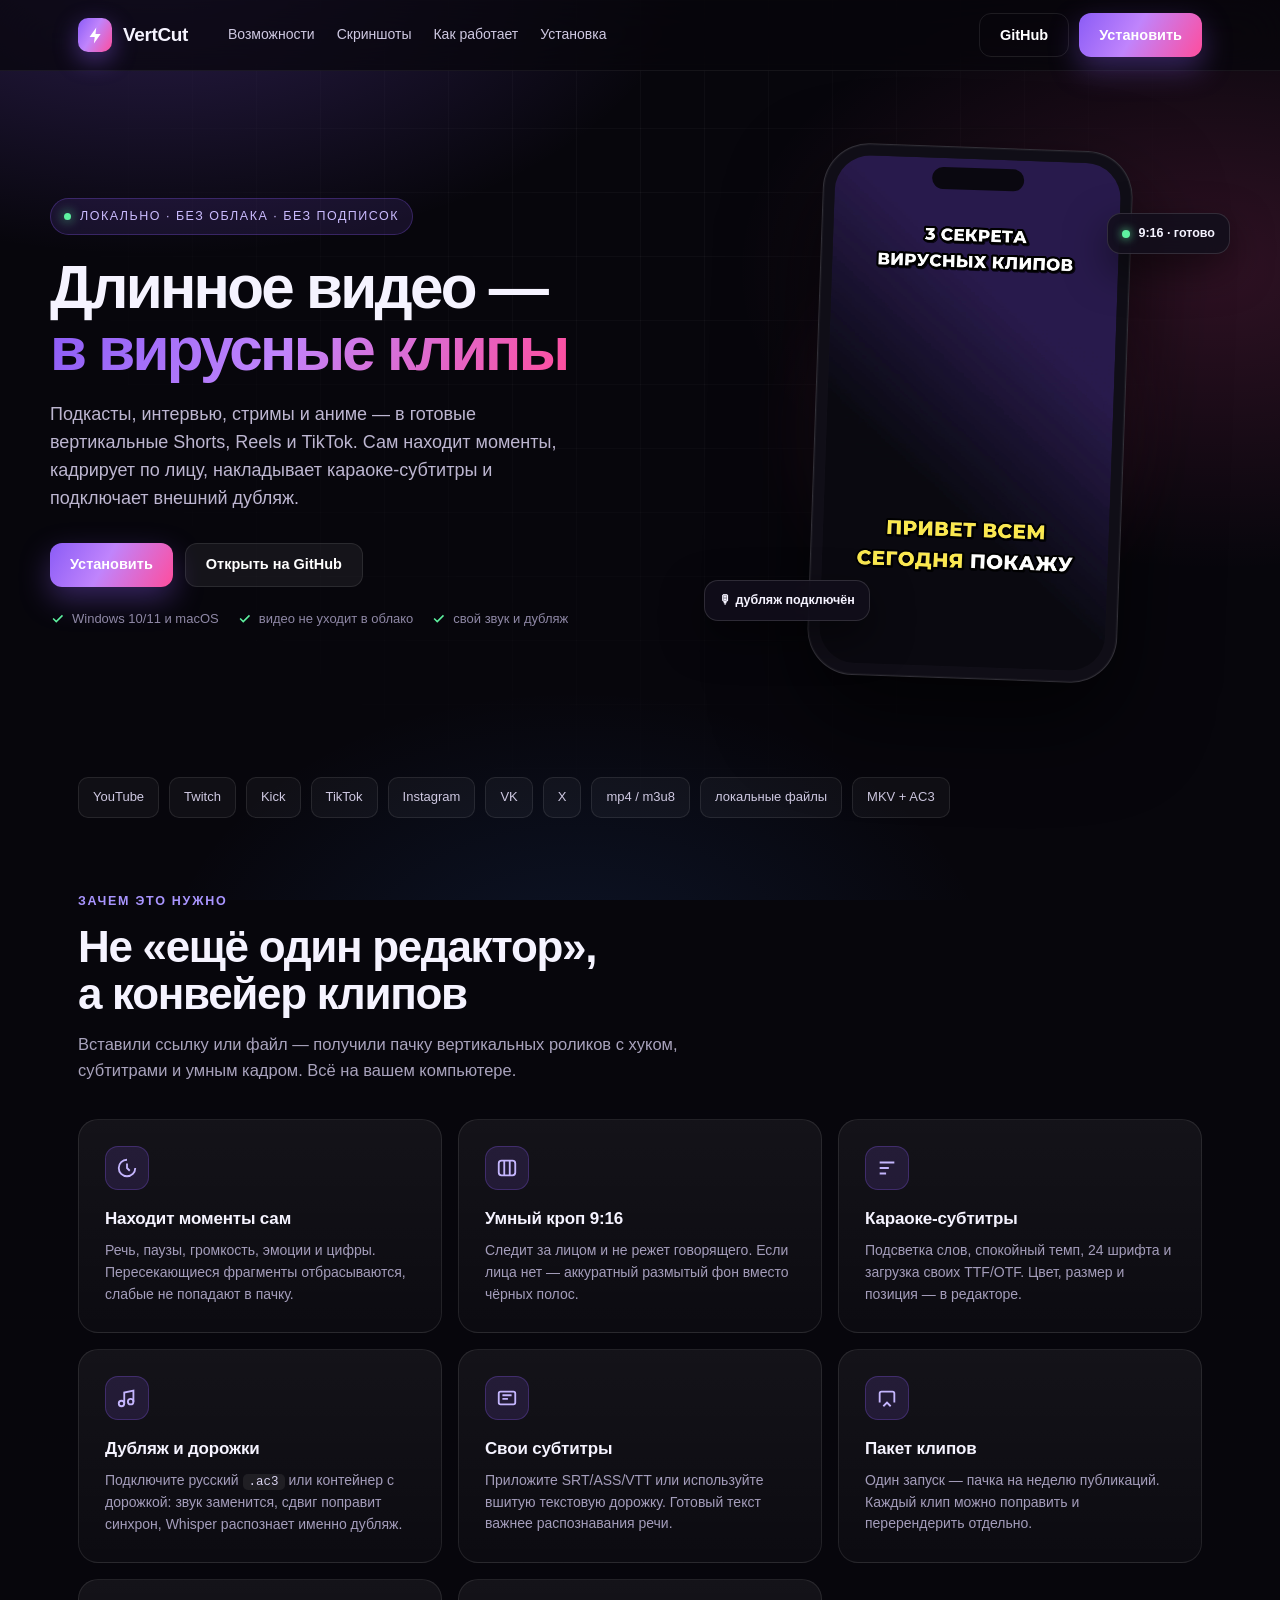
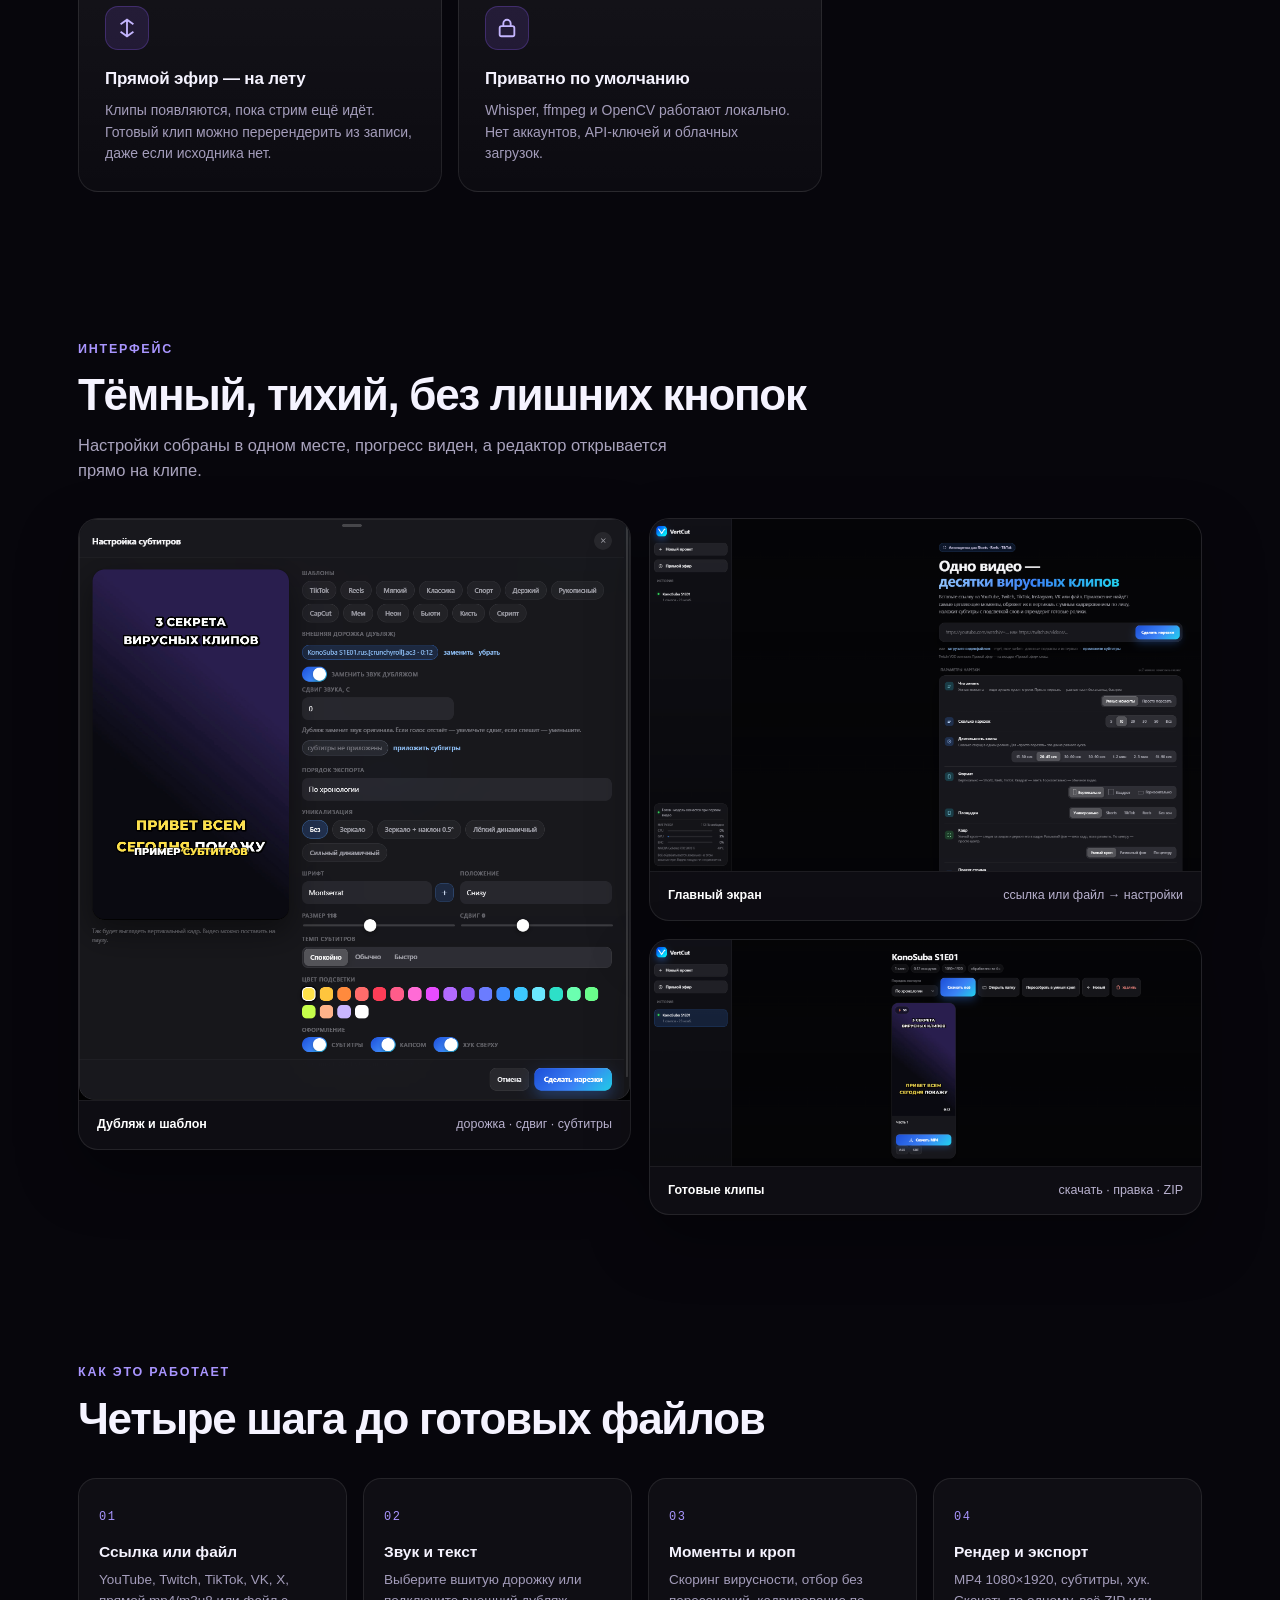
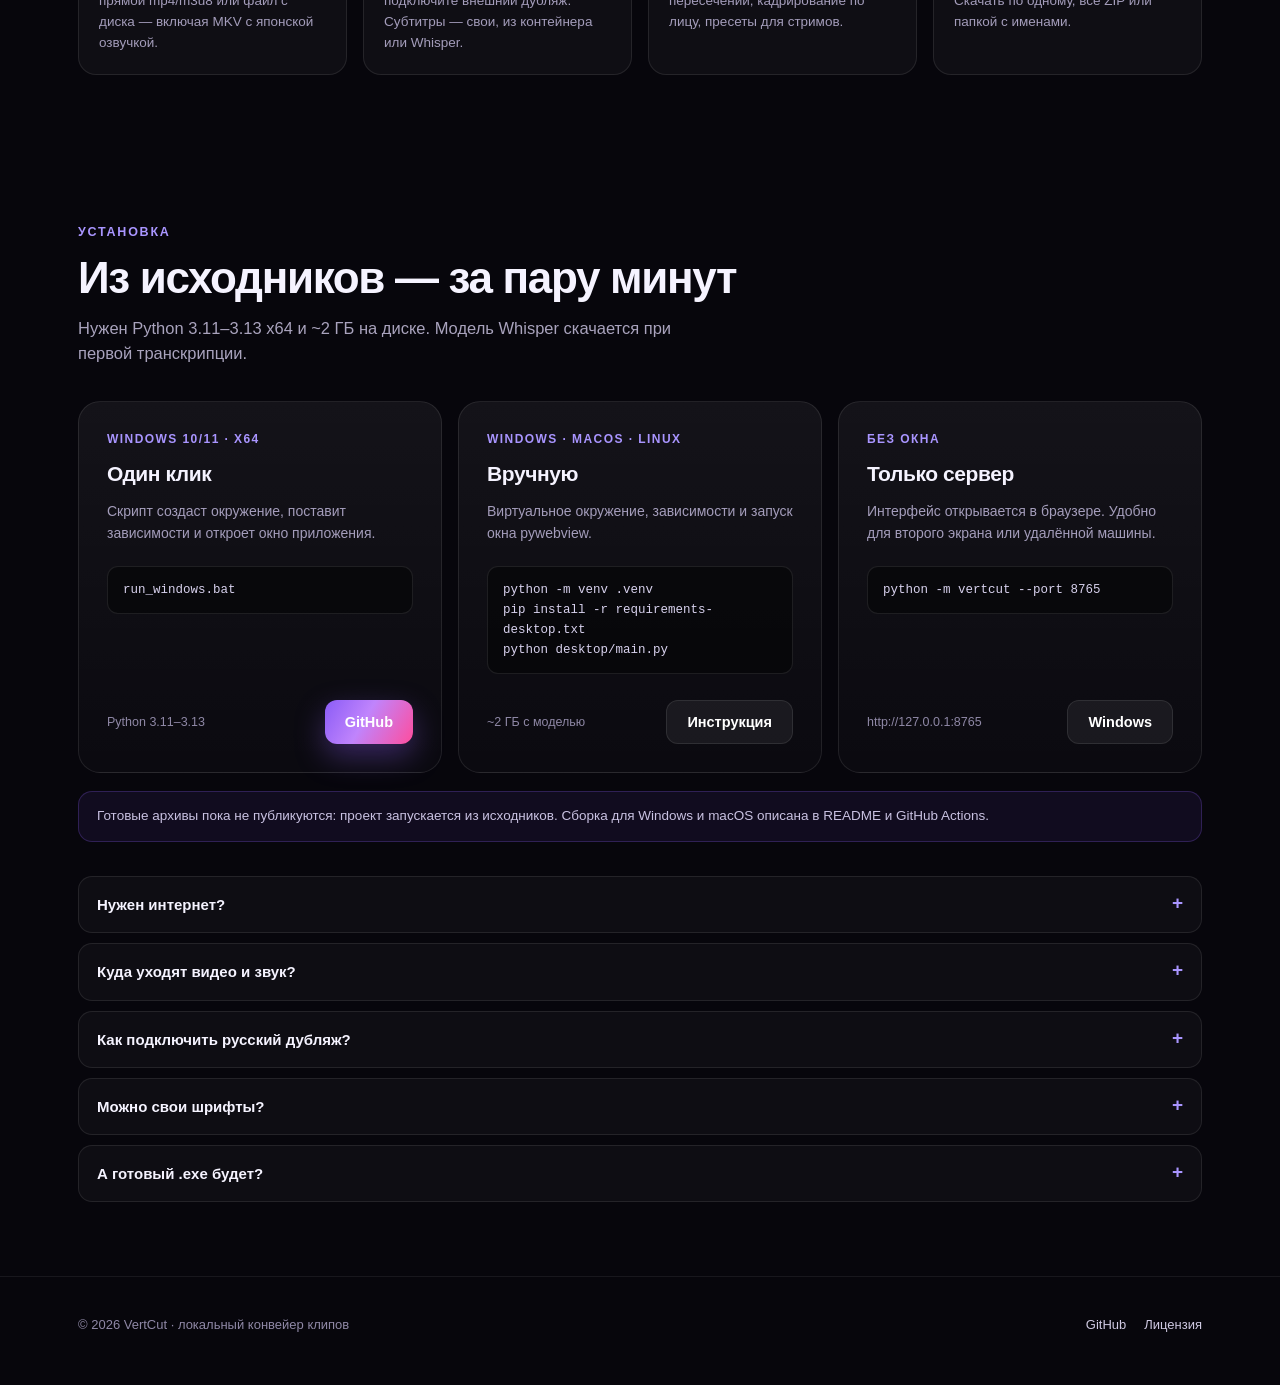
<file: docs/index.html>
<!doctype html>
<html lang="ru">
<head>
<meta charset="utf-8">
<meta name="viewport" content="width=device-width, initial-scale=1">
<title>VertCut — длинное видео в вертикальные клипы</title>
<meta name="description" content="VertCut — локальная нарезка длинных видео в вертикальные клипы с умным кропом, караоке-субтитрами, внешним дубляжом и пресетами для стримов. Без облака и подписок.">
<meta property="og:title" content="VertCut — длинное видео в вертикальные клипы">
<meta property="og:description" content="Сам находит моменты, кадрирует по лицу, накладывает караоке-субтитры. Подключает внешний русский дубляж. Всё локально.">
<meta property="og:type" content="website">
<meta property="og:url" content="https://sulinetz.github.io/vertcut/">
<meta property="og:image" content="https://sulinetz.github.io/vertcut/screenshots/vertcut-results.png">
<meta property="og:site_name" content="VertCut">
<meta name="twitter:card" content="summary_large_image">
<link rel="icon" href="data:image/svg+xml,%3Csvg xmlns='http://www.w3.org/2000/svg' viewBox='0 0 32 32'%3E%3Crect width='32' height='32' rx='9' fill='%238b5cf6'/%3E%3Cpath d='M18 5 9 18h6l-1 9 9-13h-6l1-9z' fill='white'/%3E%3C/svg%3E">
<style>
:root{
  --bg:#07060c; --panel:rgba(255,255,255,.045); --line:rgba(255,255,255,.09);
  --text:#f5f3ff; --muted:#a9a3bd; --violet:#8b5cf6; --pink:#ff4d9d;
  --grad:linear-gradient(120deg,#8b5cf6,#c084fc 45%,#ff4d9d);
  --ease:cubic-bezier(.2,.8,.2,1);
}
*{box-sizing:border-box}
html{scroll-behavior:smooth}
body{margin:0;background:var(--bg);color:var(--text);font:16px/1.55 -apple-system,BlinkMacSystemFont,"SF Pro Display","Segoe UI",Roboto,sans-serif;overflow-x:hidden}
a{color:inherit;text-decoration:none}
.bg{position:fixed;inset:0;z-index:-2;background:
  radial-gradient(900px 500px at 12% -5%,rgba(139,92,246,.28),transparent 60%),
  radial-gradient(800px 500px at 95% 30%,rgba(255,77,157,.16),transparent 60%),
  radial-gradient(700px 500px at 45% 110%,rgba(59,130,246,.12),transparent 60%),
  #07060c}
.bg:after{content:"";position:absolute;inset:0;background-image:linear-gradient(rgba(255,255,255,.035) 1px,transparent 1px),linear-gradient(90deg,rgba(255,255,255,.035) 1px,transparent 1px);background-size:64px 64px;mask-image:radial-gradient(ellipse at 50% 20%,#000 0%,transparent 72%)}
.wrap{max-width:1180px;margin:0 auto;padding:0 28px}
nav{position:sticky;top:0;z-index:20;backdrop-filter:blur(22px);background:rgba(7,6,12,.72);border-bottom:1px solid rgba(255,255,255,.06)}
.nav-in{height:70px;display:flex;align-items:center;gap:26px}
.brand{display:flex;align-items:center;gap:11px;font-weight:750;font-size:19px;letter-spacing:-.02em}
.mark{width:34px;height:34px;border-radius:10px;background:var(--grad);display:grid;place-items:center;box-shadow:0 8px 24px rgba(139,92,246,.45)}
.mark svg{width:19px;height:19px}
.links{display:flex;gap:22px;margin-left:14px;font-size:14px;color:#cfc9e2}
.links a:hover{color:#fff}
.nav-cta{margin-left:auto;display:flex;gap:10px;align-items:center}
.btn{display:inline-flex;align-items:center;justify-content:center;gap:9px;height:44px;padding:0 20px;border-radius:12px;font-weight:650;font-size:14.5px;border:1px solid var(--line);background:rgba(255,255,255,.06);color:#fff;transition:transform .2s var(--ease),background .2s,border-color .2s;white-space:nowrap}
.btn:hover{transform:translateY(-1px);background:rgba(255,255,255,.1);border-color:rgba(255,255,255,.18)}
.btn.primary{background:var(--grad);border:0;box-shadow:0 12px 30px rgba(139,92,246,.35)}
.btn.primary:hover{box-shadow:0 16px 40px rgba(255,77,157,.3)}
.btn.ghost{background:transparent}
.hero{padding:76px 0 64px;display:grid;grid-template-columns:1.08fr .92fr;gap:50px;align-items:center}
.eyebrow{display:inline-flex;align-items:center;gap:9px;font-size:12.5px;letter-spacing:.12em;text-transform:uppercase;color:#cbbcff;background:rgba(139,92,246,.12);border:1px solid rgba(139,92,246,.28);padding:8px 13px;border-radius:100px}
.eyebrow i{width:7px;height:7px;border-radius:50%;background:#5ef2a0;box-shadow:0 0 12px #5ef2a0}
h1{font-size:clamp(38px,4.7vw,64px);line-height:1.03;letter-spacing:-.045em;margin:22px 0 20px;font-weight:800}
.grad{background:var(--grad);-webkit-background-clip:text;background-clip:text;color:transparent}
.lead{color:#bdb6d1;font-size:18px;max-width:530px;margin:0 0 30px}
.hero-actions{display:flex;gap:12px;flex-wrap:wrap}
.hero-note{display:flex;gap:18px;margin-top:22px;color:#8f88a6;font-size:13px;flex-wrap:wrap}
.hero-note span{display:flex;align-items:center;gap:7px}
.hero-note svg{width:15px;height:15px;color:#5ef2a0}
.phone-wrap{position:relative;display:flex;justify-content:center}
.phone-wrap:before{content:"";position:absolute;width:min(420px,100%);height:420px;border-radius:50%;background:radial-gradient(circle,rgba(255,77,157,.28),transparent 65%);filter:blur(30px);top:70px}
.phone{position:relative;width:310px;border-radius:46px;background:#100e17;border:1px solid rgba(255,255,255,.14);padding:11px;box-shadow:0 40px 90px rgba(0,0,0,.65),0 0 0 1px rgba(255,255,255,.04) inset;transform:rotate(2deg)}
.phone img{display:block;width:100%;border-radius:36px}
.phone .notch{position:absolute;left:50%;top:20px;transform:translateX(-50%);width:92px;height:22px;border-radius:12px;background:#0a0810;z-index:2}
.float{position:absolute;background:rgba(18,15,27,.86);border:1px solid rgba(255,255,255,.13);border-radius:14px;padding:10px 14px;font-size:12.5px;font-weight:650;backdrop-filter:blur(14px);box-shadow:0 16px 40px rgba(0,0,0,.5);display:flex;align-items:center;gap:8px}
.float.a{top:66px;right:0}
.float.b{bottom:58px;left:-6px}
.float i{width:8px;height:8px;border-radius:50%;background:#5ef2a0;box-shadow:0 0 10px #5ef2a0}
section{padding:74px 0}
.kicker{color:#a995ff;font-size:12.5px;letter-spacing:.14em;text-transform:uppercase;font-weight:700}
h2{font-size:clamp(30px,3.6vw,44px);line-height:1.08;letter-spacing:-.03em;margin:12px 0 14px;font-weight:780}
.sub{color:var(--muted);max-width:640px;margin:0;font-size:16.5px}
.platforms{display:flex;gap:10px;flex-wrap:wrap;margin-top:34px}
.plat{font-size:13px;color:#cfc9e2;border:1px solid var(--line);background:rgba(255,255,255,.04);padding:9px 14px;border-radius:10px}
.features{display:grid;grid-template-columns:repeat(3,1fr);gap:16px;margin-top:36px}
.card{position:relative;background:linear-gradient(180deg,rgba(255,255,255,.055),rgba(255,255,255,.022));border:1px solid var(--line);border-radius:20px;padding:26px;overflow:hidden;transition:transform .25s var(--ease),border-color .25s}
.card:hover{transform:translateY(-3px);border-color:rgba(255,255,255,.18)}
.card:before{content:"";position:absolute;inset:0;background:radial-gradient(320px 160px at 10% 0%,rgba(139,92,246,.18),transparent 70%);opacity:0;transition:opacity .25s}
.card:hover:before{opacity:1}
.ico{width:44px;height:44px;border-radius:13px;display:grid;place-items:center;background:rgba(139,92,246,.14);border:1px solid rgba(139,92,246,.28);margin-bottom:16px}
.ico svg{width:22px;height:22px;color:#c4b5fd}
.card h3{margin:0 0 8px;font-size:17px;letter-spacing:-.01em}
.card p{margin:0;color:#a49dbb;font-size:14px;line-height:1.55}
.card code,.step code{padding:1px 6px;border-radius:5px;background:rgba(255,255,255,.07);color:#d8d2ee;font-size:12.5px}
.shots{display:grid;gap:18px;margin-top:34px;align-items:start}
.shots.two{grid-template-columns:1.05fr .95fr}
.shots.feature{grid-template-columns:1fr 1fr}
.stack{display:grid;gap:18px}
.shot{border:1px solid var(--line);border-radius:20px;overflow:hidden;background:rgba(255,255,255,.03);box-shadow:0 24px 60px rgba(0,0,0,.35)}
.shot img{display:block;width:100%}
.shot .cap{display:flex;justify-content:space-between;gap:10px;padding:14px 18px;color:#b9b2cf;font-size:12.5px;border-top:1px solid rgba(255,255,255,.06)}
.shot .cap b{color:#fff;font-weight:600}
.steps{display:grid;grid-template-columns:repeat(4,1fr);gap:16px;margin-top:36px;counter-reset:s}
.step{position:relative;padding:24px 20px 20px;border-radius:18px;border:1px solid var(--line);background:rgba(255,255,255,.035)}
.step:before{counter-increment:s;content:counter(s,decimal-leading-zero);font-family:ui-monospace,Menlo,monospace;font-size:12px;color:#a995ff;letter-spacing:.12em}
.step h4{margin:12px 0 6px;font-size:15.5px}
.step p{margin:0;color:#a49dbb;font-size:13.5px}
.dl{display:grid;grid-template-columns:repeat(3,1fr);gap:16px;margin-top:34px}
.dlcard{border:1px solid var(--line);border-radius:22px;padding:28px;background:linear-gradient(180deg,rgba(255,255,255,.055),rgba(255,255,255,.02));display:flex;flex-direction:column;gap:10px}
.dlcard .os{font-size:12px;letter-spacing:.12em;text-transform:uppercase;color:#a995ff;font-weight:700}
.dlcard h3{margin:0;font-size:21px;letter-spacing:-.02em}
.dlcard p{margin:0;color:#a49dbb;font-size:14px}
.code{margin:12px 0 0;padding:13px 15px;border-radius:11px;border:1px solid rgba(255,255,255,.09);background:rgba(0,0,0,.42);font:12.5px/1.6 ui-monospace,"Cascadia Code",Menlo,monospace;color:#d8d2ee;overflow-x:auto;white-space:pre-wrap;word-break:break-word}
.dlcard .meta{margin-top:auto;padding-top:16px;display:flex;align-items:center;justify-content:space-between;gap:10px;color:#8f88a6;font-size:12.5px}
.note{margin-top:18px;padding:14px 18px;border-radius:14px;border:1px solid rgba(139,92,246,.25);background:rgba(139,92,246,.08);color:#c9c2e2;font-size:13.5px}
.faq{margin-top:34px;display:grid;gap:10px}
details{border:1px solid var(--line);border-radius:14px;background:rgba(255,255,255,.03);padding:0 18px}
summary{cursor:pointer;padding:16px 0;font-weight:600;font-size:15px;list-style:none;display:flex;justify-content:space-between;gap:12px}
summary::-webkit-details-marker{display:none}
summary:after{content:"+";color:#a995ff;font-size:19px;line-height:1}
details[open] summary:after{content:"–"}
details p{color:#a49dbb;font-size:14px;margin:0 0 16px}
details code,.note code{background:rgba(255,255,255,.07);padding:1px 6px;border-radius:5px;font-size:12.5px}
footer{border-top:1px solid rgba(255,255,255,.07);padding:38px 0 50px;color:#8f88a6;font-size:13px}
.foot{display:flex;justify-content:space-between;gap:20px;flex-wrap:wrap;align-items:center}
.foot a{color:#cfc9e2}
.foot a:hover{color:#fff}
@media (max-width:960px){
  .hero{grid-template-columns:1fr;padding-top:48px;gap:36px}
  .phone-wrap{order:-1}
  .phone{width:270px}
  .features{grid-template-columns:1fr 1fr}
  .steps{grid-template-columns:1fr 1fr}
  .shots.two,.shots.feature,.dl{grid-template-columns:1fr}
  .links{display:none}
}
@media (max-width:620px){
  .wrap{padding:0 18px}
  .hero{padding:36px 0 30px}
  h1{font-size:40px}
  .lead{font-size:16px}
  .features{grid-template-columns:1fr}
  .steps{grid-template-columns:1fr}
  section{padding:52px 0}
  .nav-cta .btn.ghost{display:none}
  .float.a{right:0}
  .float.b{left:0}
}
</style>
</head>
<body>
<div class="bg"></div>

<nav>
  <div class="wrap nav-in">
    <a class="brand" href="#top">
      <span class="mark"><svg viewBox="0 0 24 24" fill="none"><path d="M13 2 4.5 14H11l-1 8 8.5-12H12l1-8z" fill="#fff"/></svg></span>
      VertCut
    </a>
    <div class="links">
      <a href="#features">Возможности</a>
      <a href="#shots">Скриншоты</a>
      <a href="#how">Как работает</a>
      <a href="#install">Установка</a>
    </div>
    <div class="nav-cta">
      <a class="btn ghost" href="https://github.com/sulinetz/vertcut">GitHub</a>
      <a class="btn primary" href="#install">Установить</a>
    </div>
  </div>
</nav>

<main id="top">
  <div class="wrap hero">
    <div>
      <span class="eyebrow"><i></i> локально · без облака · без подписок</span>
      <h1>Длинное видео —<br><span class="grad">в вирусные клипы</span></h1>
      <p class="lead">Подкасты, интервью, стримы и аниме — в готовые вертикальные Shorts, Reels и TikTok. Сам находит моменты, кадрирует по лицу, накладывает караоке-субтитры и подключает внешний дубляж.</p>
      <div class="hero-actions">
        <a class="btn primary" href="#install">Установить</a>
        <a class="btn" href="https://github.com/sulinetz/vertcut">Открыть на GitHub</a>
      </div>
      <div class="hero-note">
        <span><svg viewBox="0 0 24 24" fill="none" stroke="currentColor" stroke-width="2.4"><path d="m5 12 5 5L20 7"/></svg> Windows 10/11 и macOS</span>
        <span><svg viewBox="0 0 24 24" fill="none" stroke="currentColor" stroke-width="2.4"><path d="m5 12 5 5L20 7"/></svg> видео не уходит в облако</span>
        <span><svg viewBox="0 0 24 24" fill="none" stroke="currentColor" stroke-width="2.4"><path d="m5 12 5 5L20 7"/></svg> свой звук и дубляж</span>
      </div>
    </div>
    <div class="phone-wrap">
      <div class="phone"><span class="notch"></span><img src="screenshots/subtitles-karaoke.png" alt="Караоке-субтитры VertCut"></div>
      <div class="float a"><i></i> 9:16 · готово</div>
      <div class="float b">🎙 дубляж подключён</div>
    </div>
  </div>

  <div class="wrap">
    <div class="platforms">
      <span class="plat">YouTube</span><span class="plat">Twitch</span><span class="plat">Kick</span>
      <span class="plat">TikTok</span><span class="plat">Instagram</span><span class="plat">VK</span>
      <span class="plat">X</span><span class="plat">mp4 / m3u8</span><span class="plat">локальные файлы</span>
      <span class="plat">MKV + AC3</span>
    </div>
  </div>

  <section id="features">
    <div class="wrap">
      <div class="kicker">Зачем это нужно</div>
      <h2>Не «ещё один редактор»,<br>а конвейер клипов</h2>
      <p class="sub">Вставили ссылку или файл — получили пачку вертикальных роликов с хуком, субтитрами и умным кадром. Всё на вашем компьютере.</p>
      <div class="features">
        <div class="card"><div class="ico"><svg viewBox="0 0 24 24" fill="none" stroke="currentColor" stroke-width="2"><path d="M12 3a9 9 0 1 0 9 9"/><path d="M12 7v5l3 3"/></svg></div><h3>Находит моменты сам</h3><p>Речь, паузы, громкость, эмоции и цифры. Пересекающиеся фрагменты отбрасываются, слабые не попадают в пачку.</p></div>
        <div class="card"><div class="ico"><svg viewBox="0 0 24 24" fill="none" stroke="currentColor" stroke-width="2"><rect x="3" y="4" width="18" height="16" rx="3"/><path d="M9 4v16M15 4v16"/></svg></div><h3>Умный кроп 9:16</h3><p>Следит за лицом и не режет говорящего. Если лица нет — аккуратный размытый фон вместо чёрных полос.</p></div>
        <div class="card"><div class="ico"><svg viewBox="0 0 24 24" fill="none" stroke="currentColor" stroke-width="2"><path d="M4 6h16M4 12h10M4 18h7"/></svg></div><h3>Караоке-субтитры</h3><p>Подсветка слов, спокойный темп, 24 шрифта и загрузка своих TTF/OTF. Цвет, размер и позиция — в редакторе.</p></div>
        <div class="card"><div class="ico"><svg viewBox="0 0 24 24" fill="none" stroke="currentColor" stroke-width="2"><path d="M9 18V6l10-2v12"/><circle cx="6" cy="18" r="3"/><circle cx="16" cy="16" r="3"/></svg></div><h3>Дубляж и дорожки</h3><p>Подключите русский <code>.ac3</code> или контейнер с дорожкой: звук заменится, сдвиг поправит синхрон, Whisper распознает именно дубляж.</p></div>
        <div class="card"><div class="ico"><svg viewBox="0 0 24 24" fill="none" stroke="currentColor" stroke-width="2"><rect x="3" y="5" width="18" height="14" rx="2"/><path d="M7 9h10M7 13h6"/></svg></div><h3>Свои субтитры</h3><p>Приложите SRT/ASS/VTT или используйте вшитую текстовую дорожку. Готовый текст важнее распознавания речи.</p></div>
        <div class="card"><div class="ico"><svg viewBox="0 0 24 24" fill="none" stroke="currentColor" stroke-width="2"><path d="M4 17V7a2 2 0 0 1 2-2h12a2 2 0 0 1 2 2v10"/><path d="m8 21 4-4 4 4"/></svg></div><h3>Пакет клипов</h3><p>Один запуск — пачка на неделю публикаций. Каждый клип можно поправить и перерендерить отдельно.</p></div>
        <div class="card"><div class="ico"><svg viewBox="0 0 24 24" fill="none" stroke="currentColor" stroke-width="2"><path d="M12 3v18M5 8l7-5 7 5M5 16l7 5 7-5"/></svg></div><h3>Прямой эфир — на лету</h3><p>Клипы появляются, пока стрим ещё идёт. Готовый клип можно перерендерить из записи, даже если исходника нет.</p></div>
        <div class="card"><div class="ico"><svg viewBox="0 0 24 24" fill="none" stroke="currentColor" stroke-width="2"><rect x="4" y="10" width="16" height="11" rx="2"/><path d="M8 10V7a4 4 0 0 1 8 0v3"/></svg></div><h3>Приватно по умолчанию</h3><p>Whisper, ffmpeg и OpenCV работают локально. Нет аккаунтов, API-ключей и облачных загрузок.</p></div>
      </div>
    </div>
  </section>

  <section id="shots">
    <div class="wrap">
      <div class="kicker">Интерфейс</div>
      <h2>Тёмный, тихий, без лишних кнопок</h2>
      <p class="sub">Настройки собраны в одном месте, прогресс виден, а редактор открывается прямо на клипе.</p>
      <div class="shots feature">
        <div class="shot"><img src="screenshots/vertcut-template.png" alt="Дубляж и настройка субтитров"><div class="cap"><b>Дубляж и шаблон</b><span>дорожка · сдвиг · субтитры</span></div></div>
        <div class="stack">
          <div class="shot"><img src="screenshots/vertcut-home.png" alt="Главный экран VertCut"><div class="cap"><b>Главный экран</b><span>ссылка или файл → настройки</span></div></div>
          <div class="shot"><img src="screenshots/vertcut-results.png" alt="Готовые клипы"><div class="cap"><b>Готовые клипы</b><span>скачать · правка · ZIP</span></div></div>
        </div>
      </div>
    </div>
  </section>

  <section id="how">
    <div class="wrap">
      <div class="kicker">Как это работает</div>
      <h2>Четыре шага до готовых файлов</h2>
      <div class="steps">
        <div class="step"><h4>Ссылка или файл</h4><p>YouTube, Twitch, TikTok, VK, X, прямой mp4/m3u8 или файл с диска — включая MKV с японской озвучкой.</p></div>
        <div class="step"><h4>Звук и текст</h4><p>Выберите вшитую дорожку или подключите внешний дубляж. Субтитры — свои, из контейнера или Whisper.</p></div>
        <div class="step"><h4>Моменты и кроп</h4><p>Скоринг вирусности, отбор без пересечений, кадрирование по лицу, пресеты для стримов.</p></div>
        <div class="step"><h4>Рендер и экспорт</h4><p>MP4 1080×1920, субтитры, хук. Скачать по одному, всё ZIP или папкой с именами.</p></div>
      </div>
    </div>
  </section>

  <section id="install">
    <div class="wrap">
      <div class="kicker">Установка</div>
      <h2>Из исходников — за пару минут</h2>
      <p class="sub">Нужен Python 3.11–3.13 x64 и ~2 ГБ на диске. Модель Whisper скачается при первой транскрипции.</p>
      <div class="dl">
        <div class="dlcard">
          <span class="os">Windows 10/11 · x64</span>
          <h3>Один клик</h3>
          <p>Скрипт создаст окружение, поставит зависимости и откроет окно приложения.</p>
          <pre class="code">run_windows.bat</pre>
          <div class="meta"><span>Python 3.11–3.13</span><a class="btn primary" href="https://github.com/sulinetz/vertcut">GitHub</a></div>
        </div>
        <div class="dlcard">
          <span class="os">Windows · macOS · Linux</span>
          <h3>Вручную</h3>
          <p>Виртуальное окружение, зависимости и запуск окна pywebview.</p>
          <pre class="code">python -m venv .venv
pip install -r requirements-desktop.txt
python desktop/main.py</pre>
          <div class="meta"><span>~2 ГБ с моделью</span><a class="btn" href="https://github.com/sulinetz/vertcut#быстрый-старт">Инструкция</a></div>
        </div>
        <div class="dlcard">
          <span class="os">Без окна</span>
          <h3>Только сервер</h3>
          <p>Интерфейс открывается в браузере. Удобно для второго экрана или удалённой машины.</p>
          <pre class="code">python -m vertcut --port 8765</pre>
          <div class="meta"><span>http://127.0.0.1:8765</span><a class="btn" href="https://github.com/sulinetz/vertcut/blob/main/docs/WINDOWS.md">Windows</a></div>
        </div>
      </div>
      <div class="note">Готовые архивы пока не публикуются: проект запускается из исходников. Сборка для Windows и macOS описана в <a href="https://github.com/sulinetz/vertcut/blob/main/README.md">README</a> и GitHub Actions.</div>
      <div class="faq">
        <details><summary>Нужен интернет?</summary><p>Только чтобы скачать видео по ссылке или модель Whisper в первый раз. Нарезка, распознавание и рендер идут локально.</p></details>
        <details><summary>Куда уходят видео и звук?</summary><p>Никуда. Всё лежит в папке приложения: <code>%APPDATA%\VertCut</code> на Windows или <code>~/Library/Application Support/VertCut</code> на macOS.</p></details>
        <details><summary>Как подключить русский дубляж?</summary><p>Загрузите видео, откройте «Настройка субтитров» → блок «Внешняя дорожка (дубляж)» → «подключить» и выберите <code>.ac3</code>, <code>.mka</code> или контейнер. Галочка «Заменить звук дубляжом» включится сама, рядом — сдвиг в секундах.</p></details>
        <details><summary>Можно свои шрифты?</summary><p>Да, TTF/OTF загружаются в редакторе и шаблоне. В комплекте 24 шрифта, включая рукописные и спортивные.</p></details>
        <details><summary>А готовый .exe будет?</summary><p>Сборка настраивается через GitHub Actions. Пока используйте запуск из исходников — это занимает пару минут и не требует прав администратора.</p></details>
      </div>
    </div>
  </section>
</main>

<footer>
  <div class="wrap foot">
    <div>© 2026 VertCut · локальный конвейер клипов</div>
    <div style="display:flex;gap:18px;align-items:center;flex-wrap:wrap">
      <a href="https://github.com/sulinetz/vertcut">GitHub</a>
      <a href="https://github.com/sulinetz/vertcut/blob/main/LICENSE">Лицензия</a>
    </div>
  </div>
</footer>
</body>
</html>
</file>
